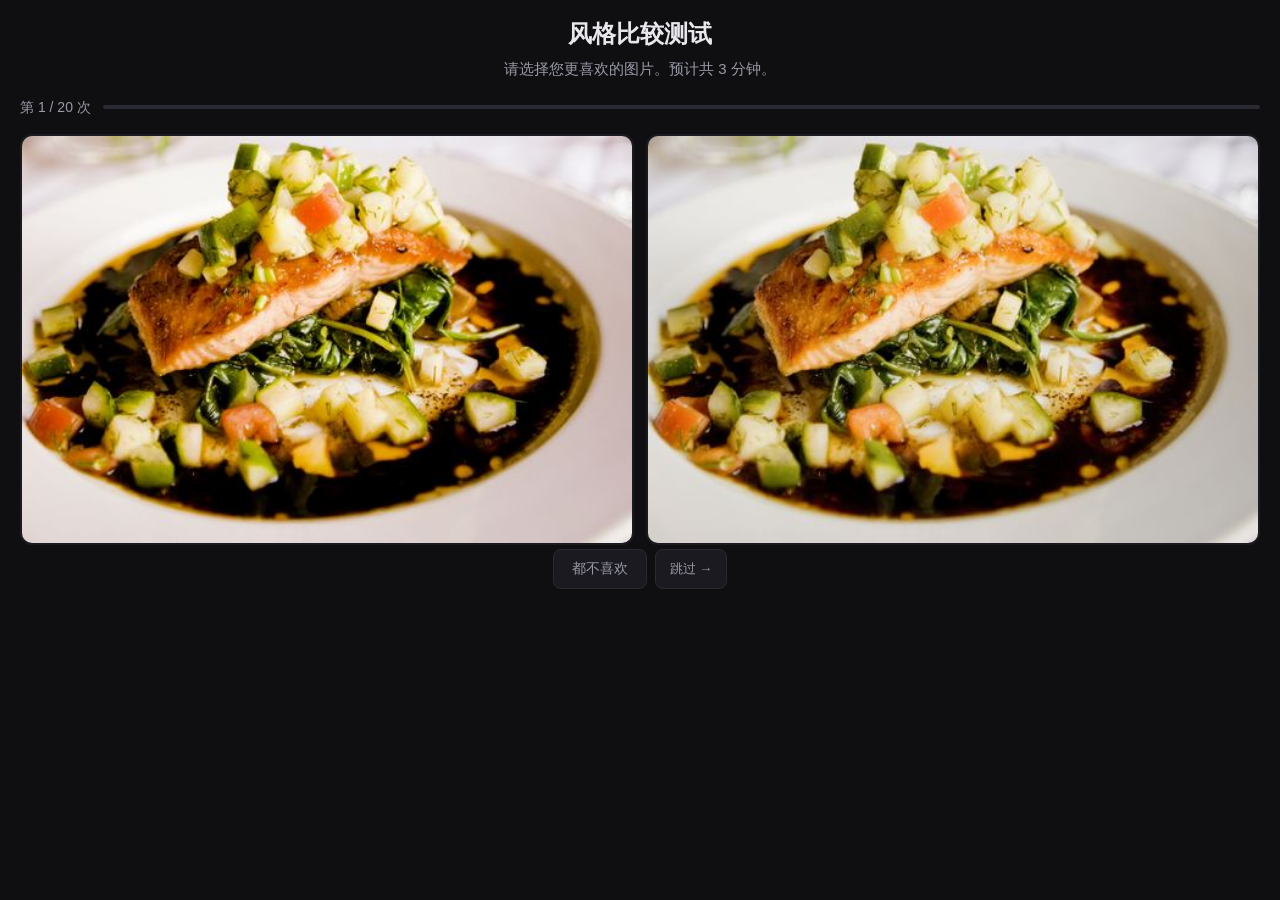
<file: index.html>
<!DOCTYPE html>
<html lang="zh-CN">
<head>
<meta charset="UTF-8">
<meta name="viewport" content="width=device-width, initial-scale=1, maximum-scale=1, user-scalable=no, viewport-fit=cover">
<meta name="theme-color" content="#0f0f12">
<title>风格比较测试</title>
<link rel="stylesheet" href="css/styles.css">
<link rel="preload" as="image" href="renders/portrait/l01.jpg">
</head>
<body>
<div class="app">

  <!-- 顶部：标题与说明 -->
  <header class="header">
    <h1 id="hdr-title">风格比较测试</h1>
    <p id="hdr-subtitle">请选择您更喜欢的图片。预计共 3 分钟。</p>
  </header>

  <!-- 进度条 -->
  <div class="progress">
    <span class="progress-text">第 1 / 20 次</span>
    <div class="progress-bar"><div class="progress-bar-fill" style="width:5%"></div></div>
  </div>

  <!-- 对比视图 -->
  <main id="compare-view">
    <div class="compare">
      <button class="compare-side left" aria-label="选择左侧">
        <div class="placeholder">加载中…</div>
        <img alt="" loading="eager" decoding="async">
      </button>
      <button class="compare-side right" aria-label="选择右侧">
        <div class="placeholder">加载中…</div>
        <img alt="" loading="eager" decoding="async">
      </button>
    </div>
    <div class="compare-actions">
      <button class="btn btn-tie">都不喜欢</button>
      <button class="btn btn-skip">跳过 →</button>
    </div>
  </main>

  <!-- 致谢页 -->
  <div id="done-view" class="done" style="display:none">
    <h2>感谢你的参与 🎉</h2>
    <p>已完成 <span id="done-count">0</span> 次对比。你的判断已提交。</p>
    <div class="done-actions">
      <button class="btn btn-restart">再做一轮</button>
    </div>
  </div>

</div>

<!-- 脚本顺序：config → supabase → ranking → app -->
<script src="js/config.js"></script>
<script src="js/supabase.js"></script>
<script src="js/ranking.js"></script>
<script src="js/app.js"></script>

<script>
// 标题/副标题从 config 注入
document.getElementById('hdr-title').textContent = LRT_CONFIG.title;
document.getElementById('hdr-subtitle').textContent = LRT_CONFIG.subtitle;
document.querySelector('.progress-text').textContent = `第 1 / ${LRT_CONFIG.comparisonsPerVoter} 次`;
</script>
</body>
</html>
</file>
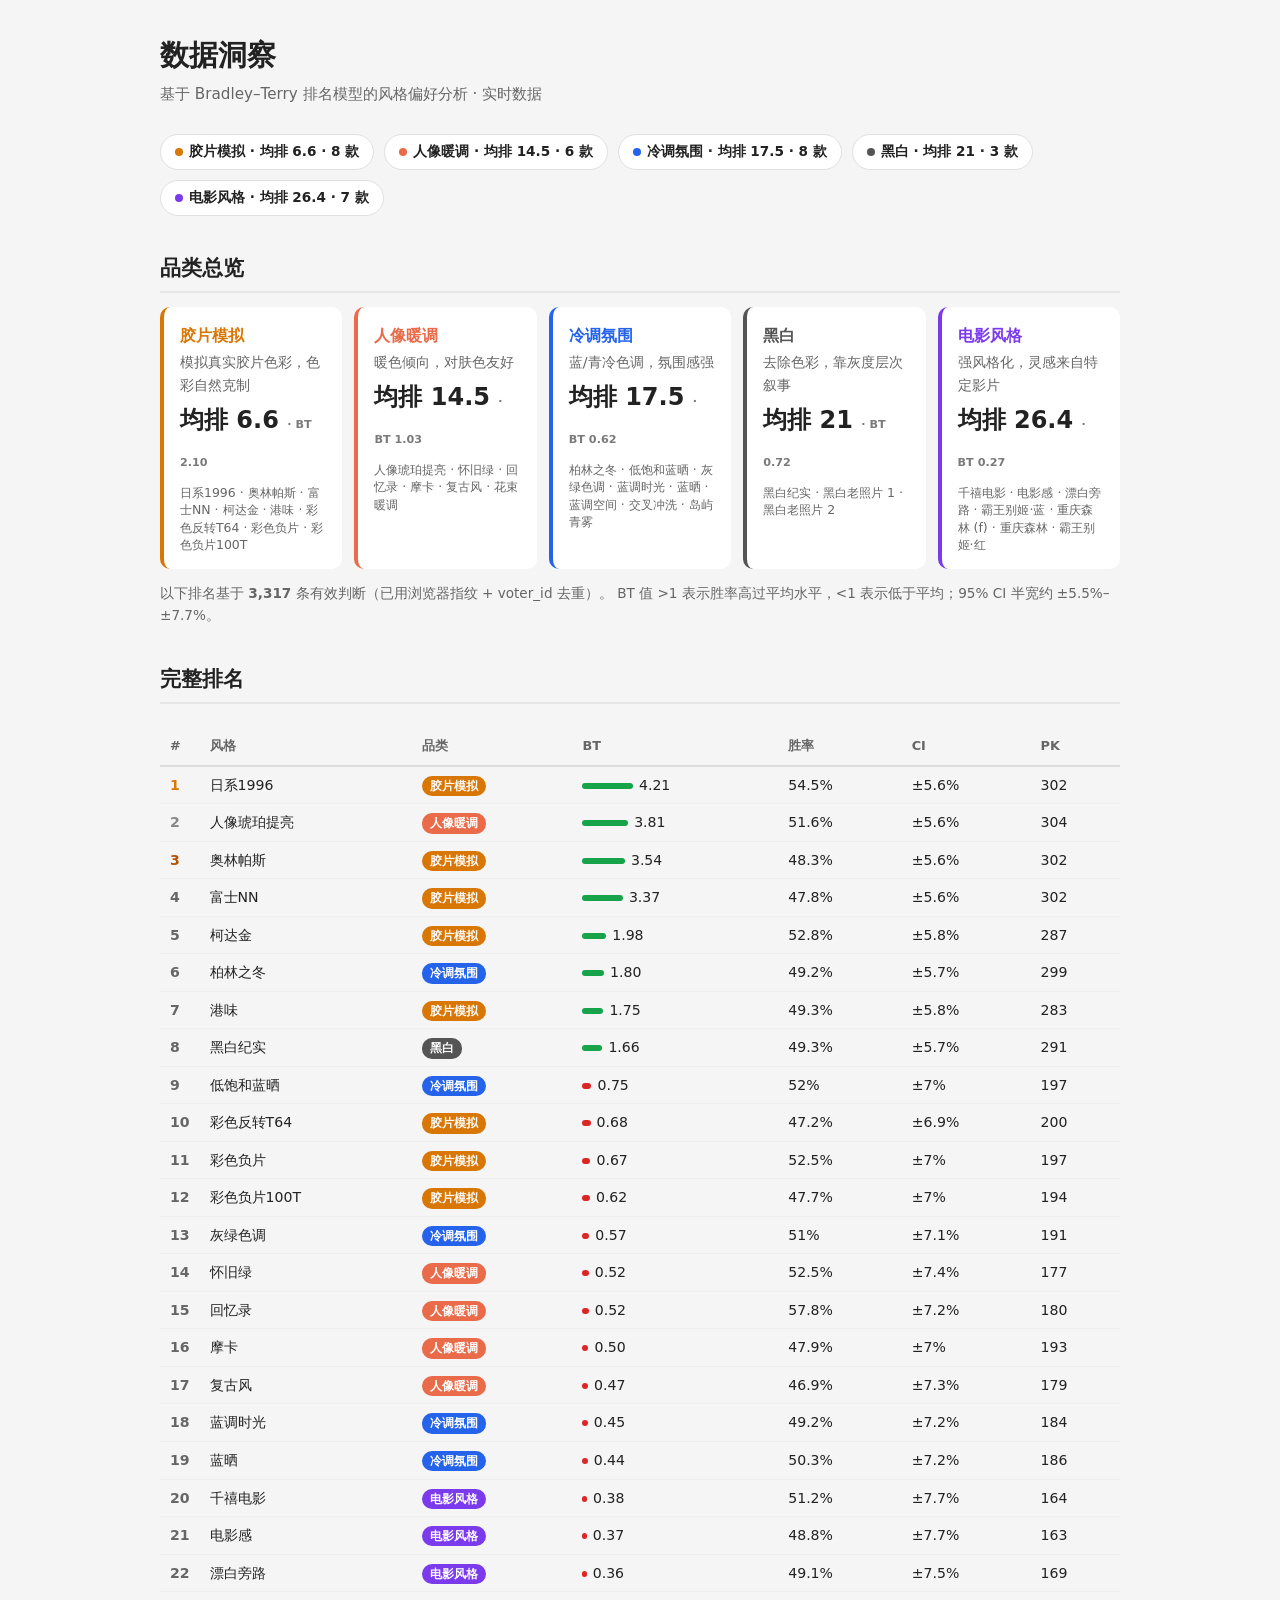
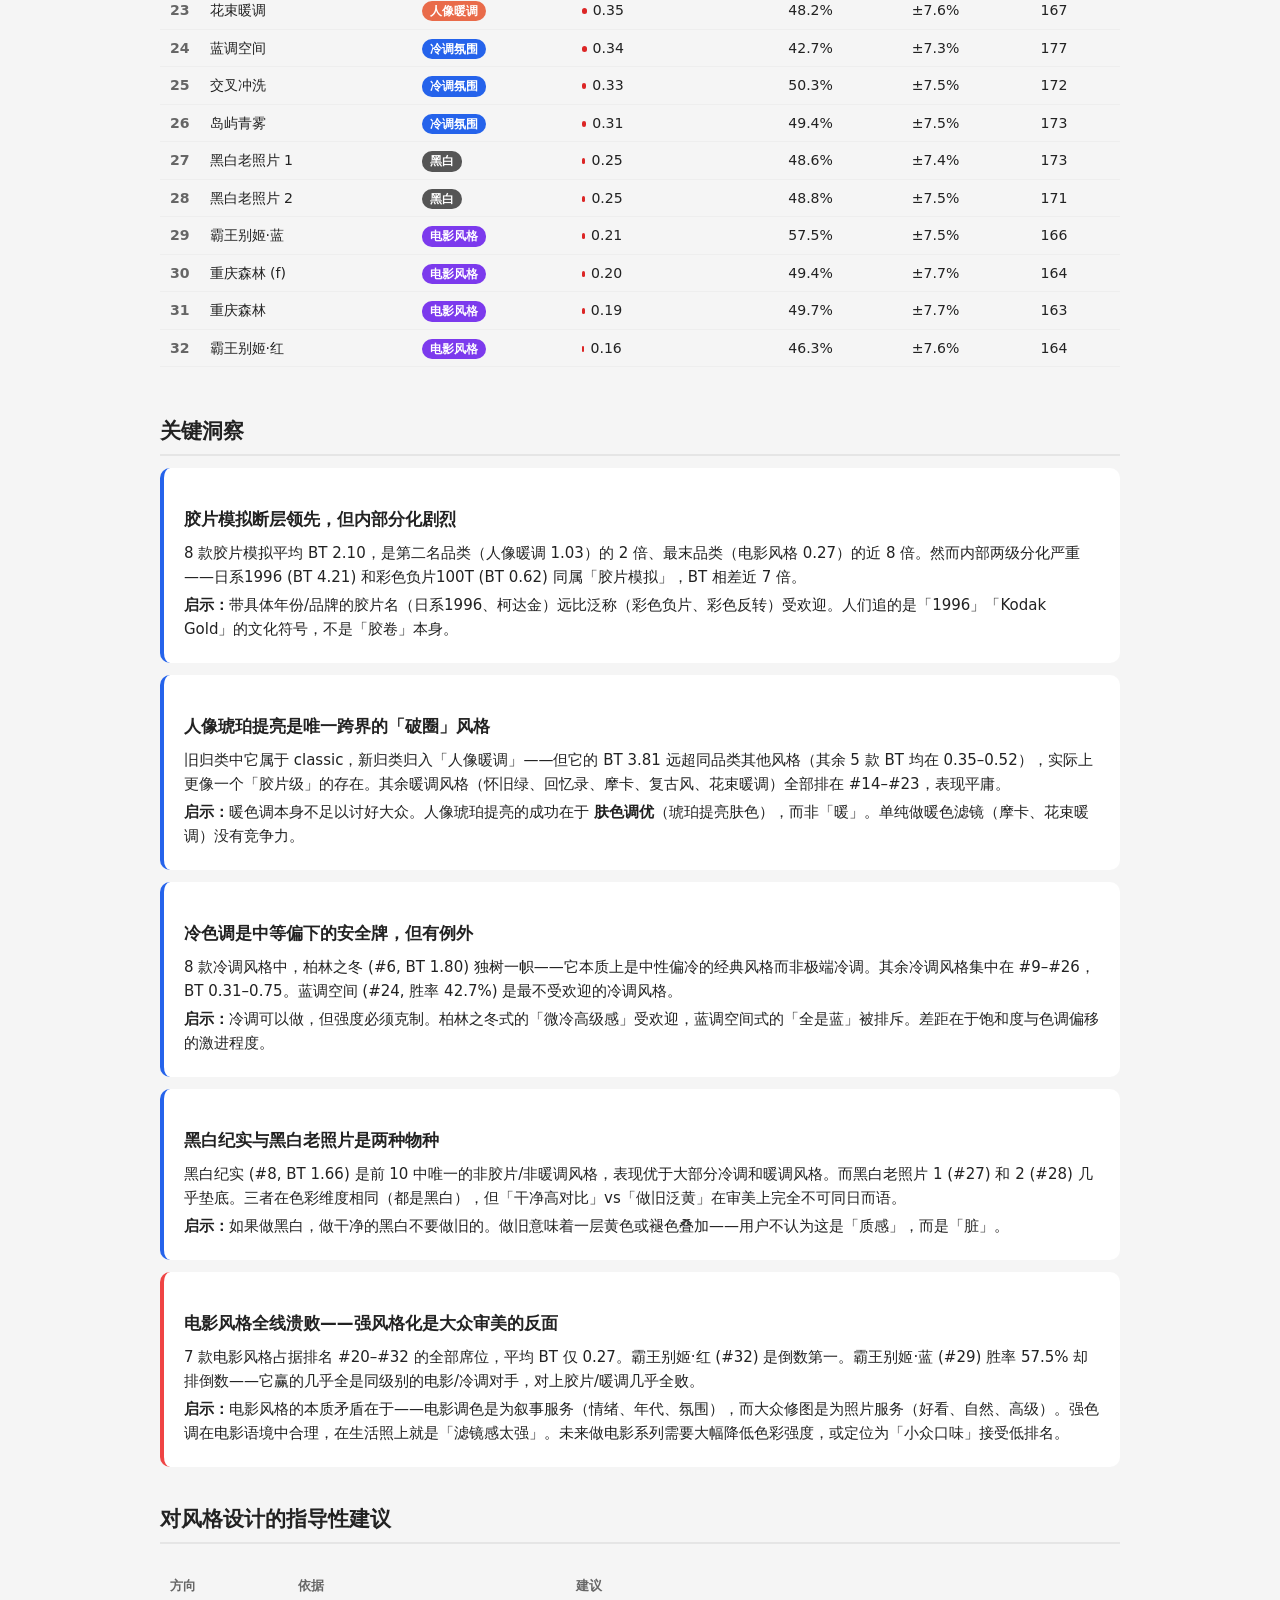
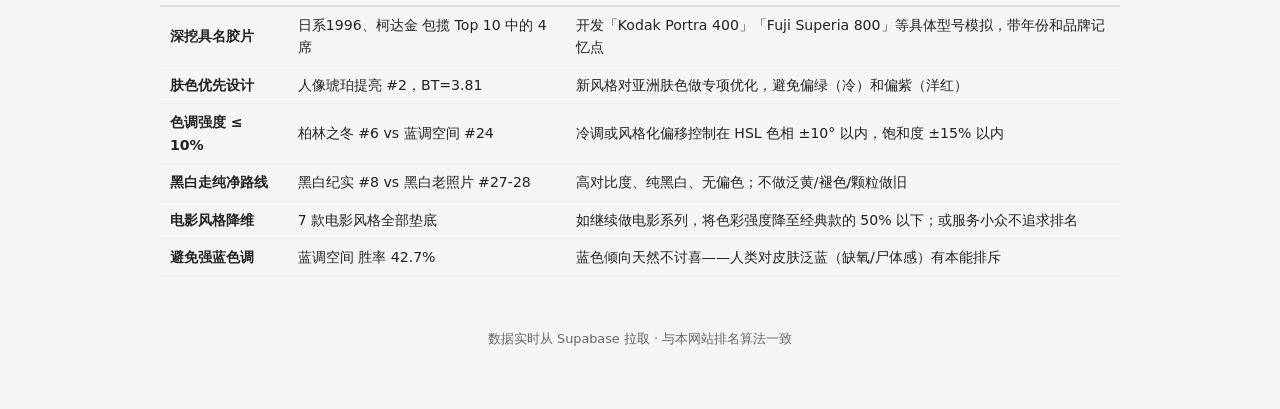
<file: insights.html>
<!DOCTYPE html>
<html lang="zh-CN">
<head>
<meta charset="UTF-8">
<meta name="viewport" content="width=device-width, initial-scale=1.0, user-scalable=yes">
<title>数据洞察</title>
<style>
  :root {
    --bg: #f5f5f5;
    --card: #fff;
    --text: #222;
    --muted: #666;
    --accent: #2563eb;
    --film: #d97706;
    --warm: #e96b4a;
    --cool: #2563eb;
    --bw: #555;
    --cine: #7c3aed;
  }
  @media (prefers-color-scheme: dark) {
    :root { --bg:#111; --card:#1a1a1a; --text:#eee; --muted:#999; --accent:#60a5fa; }
  }
  * { box-sizing: border-box; margin: 0; padding: 0; }
  body { font: 15px/1.6 system-ui, -apple-system, sans-serif; background: var(--bg); color: var(--text); }
  a { color: var(--accent); text-decoration: none; }
  .wrap { max-width: 1000px; margin: 0 auto; padding: 32px 20px 60px; }

  h1 { font-size: 1.8rem; margin-bottom: 4px; }
  .subtitle { color: var(--muted); margin-bottom: 28px; font-size: .95rem; }

  /* Badge strip */
  .badges { display: flex; flex-wrap: wrap; gap: 10px; margin-bottom: 24px; }
  .badge {
    display: inline-flex; align-items: center; gap: 6px;
    padding: 6px 14px; border-radius: 20px; font-size: .85rem; font-weight: 600;
    background: var(--card); border: 1px solid #e0e0e0;
  }
  .badge .dot { width: 8px; height: 8px; border-radius: 50%; }

  /* Section */
  h2 { font-size: 1.3rem; margin: 36px 0 12px; padding-bottom: 6px; border-bottom: 2px solid #e5e5e5; }
  @media (prefers-color-scheme: dark) { h2 { border-color: #333; } }
  h3 { font-size: 1.05rem; margin: 20px 0 8px; }

  /* Category cards */
  .cat-grid { display: grid; grid-template-columns: repeat(auto-fit, minmax(180px,1fr)); gap: 12px; margin: 14px 0; }
  .cat-card {
    background: var(--card); border-radius: 10px; padding: 16px; border-left: 4px solid;
  }
  .cat-card .cat-name { font-size: 1rem; font-weight: 700; margin-bottom: 2px; }
  .cat-card .cat-val { font-size: .9rem; color: var(--muted); }
  .cat-card .cat-rank { font-size: 1.5rem; font-weight: 800; margin: 4px 0 0; }
  .cat-card .cat-list { font-size: .78rem; color: var(--muted); margin-top: 6px; line-height: 1.4; }

  /* Table */
  .tbl { width: 100%; border-collapse: collapse; font-size: .88rem; margin: 12px 0; }
  .tbl th { text-align: left; padding: 8px 10px; border-bottom: 2px solid #ddd; color: var(--muted); font-weight: 600; font-size: .8rem; }
  .tbl td { padding: 7px 10px; border-bottom: 1px solid #eee; }
  .tbl tr:hover td { background: rgba(0,0,0,.03); }
  @media (prefers-color-scheme: dark) { .tbl th { border-color: #333; } .tbl td { border-color: #222; } }

  .rank-num { font-weight: 800; color: var(--muted); width: 32px; }
  .rank-1 { color: #d97706; }
  .rank-2 { color: #888; }
  .rank-3 { color: #b45309; }

  .bt-bar { display: inline-block; height: 6px; border-radius: 3px; vertical-align: middle; margin-right: 6px; }

  .tag {
    display: inline-block; padding: 1px 8px; border-radius: 10px; font-size: .72rem;
    font-weight: 600; color: #fff; white-space: nowrap;
  }

  .insight-box {
    background: var(--card); border-radius: 10px; padding: 18px 20px; margin: 12px 0;
    border-left: 4px solid var(--accent);
  }
  .insight-box p { margin: 4px 0; }

  .warn { border-left-color: #ef4444; }

  @media (max-width: 640px) {
    .wrap { padding: 16px 14px 40px; }
    h1 { font-size: 1.35rem; }
    h2 { font-size: 1.1rem; margin-top: 28px; }
    h3 { font-size: .95rem; }
    .subtitle { font-size: .85rem; margin-bottom: 20px; }
    .badges { gap: 6px; }
    .badge { font-size: .78rem; padding: 4px 10px; }
    .cat-grid { grid-template-columns: repeat(auto-fit, minmax(150px, 1fr)); gap: 8px; }
    .cat-card { padding: 12px 14px; }
    .cat-card .cat-name { font-size: .9rem; }
    .cat-card .cat-rank { font-size: 1.25rem; }
    .tbl { font-size: .78rem; }
    .tbl th, .tbl td { padding: 5px 6px; }
    .hide-sm { display: none; }
    .insight-box { padding: 14px 16px; }
    p { font-size: .9rem; }
  }
</style>
</head>
<body>
<div class="wrap">

<h1>数据洞察</h1>
<p class="subtitle">基于 Bradley–Terry 排名模型的风格偏好分析 · 实时数据</p>

<div class="badges" id="badges"></div>

<!-- 品类总览 -->
<h2>品类总览</h2>
<div class="cat-grid" id="catGrid"></div>

<p style="margin-top:10px;color:var(--muted);font-size:.85rem;">
  以下排名基于 <strong><span id="totalN"></span></strong> 条有效判断（已用浏览器指纹 + voter_id 去重）。
  BT 值 >1 表示胜率高过平均水平，<1 表示低于平均；95% CI 半宽约 ±5.5%–±7.7%。
</p>

<!-- 完整排名 -->
<h2>完整排名</h2>
<div style="overflow-x:auto;">
<table class="tbl">
  <thead>
    <tr><th>#</th><th>风格</th><th>品类</th><th>BT</th><th>胜率</th><th class="hide-sm">CI</th><th class="hide-sm">PK</th></tr>
  </thead>
  <tbody id="rankBody"></tbody>
</table>
</div>

<!-- 洞察 -->
<h2>关键洞察</h2>

<div class="insight-box">
  <h3>胶片模拟断层领先，但内部分化剧烈</h3>
  <p>8 款胶片模拟平均 BT 2.10，是第二名品类（人像暖调 1.03）的 2 倍、最末品类（电影风格 0.27）的近 8 倍。然而内部两级分化严重——日系1996 (BT 4.21) 和彩色负片100T (BT 0.62) 同属「胶片模拟」，BT 相差近 7 倍。</p>
  <p><strong>启示：</strong>带具体年份/品牌的胶片名（日系1996、柯达金）远比泛称（彩色负片、彩色反转）受欢迎。人们追的是「1996」「Kodak Gold」的文化符号，不是「胶卷」本身。</p>
</div>

<div class="insight-box">
  <h3>人像琥珀提亮是唯一跨界的「破圈」风格</h3>
  <p>旧归类中它属于 classic，新归类归入「人像暖调」——但它的 BT 3.81 远超同品类其他风格（其余 5 款 BT 均在 0.35–0.52），实际上更像一个「胶片级」的存在。其余暖调风格（怀旧绿、回忆录、摩卡、复古风、花束暖调）全部排在 #14–#23，表现平庸。</p>
  <p><strong>启示：</strong>暖色调本身不足以讨好大众。人像琥珀提亮的成功在于 <strong>肤色调优</strong>（琥珀提亮肤色），而非「暖」。单纯做暖色滤镜（摩卡、花束暖调）没有竞争力。</p>
</div>

<div class="insight-box">
  <h3>冷色调是中等偏下的安全牌，但有例外</h3>
  <p>8 款冷调风格中，柏林之冬 (#6, BT 1.80) 独树一帜——它本质上是中性偏冷的经典风格而非极端冷调。其余冷调风格集中在 #9–#26，BT 0.31–0.75。蓝调空间 (#24, 胜率 42.7%) 是最不受欢迎的冷调风格。</p>
  <p><strong>启示：</strong>冷调可以做，但强度必须克制。柏林之冬式的「微冷高级感」受欢迎，蓝调空间式的「全是蓝」被排斥。差距在于饱和度与色调偏移的激进程度。</p>
</div>

<div class="insight-box">
  <h3>黑白纪实与黑白老照片是两种物种</h3>
  <p>黑白纪实 (#8, BT 1.66) 是前 10 中唯一的非胶片/非暖调风格，表现优于大部分冷调和暖调风格。而黑白老照片 1 (#27) 和 2 (#28) 几乎垫底。三者在色彩维度相同（都是黑白），但「干净高对比」vs「做旧泛黄」在审美上完全不可同日而语。</p>
  <p><strong>启示：</strong>如果做黑白，做干净的黑白不要做旧的。做旧意味着一层黄色或褪色叠加——用户不认为这是「质感」，而是「脏」。</p>
</div>

<div class="insight-box warn">
  <h3>电影风格全线溃败——强风格化是大众审美的反面</h3>
  <p>7 款电影风格占据排名 #20–#32 的全部席位，平均 BT 仅 0.27。霸王别姬·红 (#32) 是倒数第一。霸王别姬·蓝 (#29) 胜率 57.5% 却排倒数——它赢的几乎全是同级别的电影/冷调对手，对上胶片/暖调几乎全败。</p>
  <p><strong>启示：</strong>电影风格的本质矛盾在于——电影调色是为叙事服务（情绪、年代、氛围），而大众修图是为照片服务（好看、自然、高级）。强色调在电影语境中合理，在生活照上就是「滤镜感太强」。未来做电影系列需要大幅降低色彩强度，或定位为「小众口味」接受低排名。</p>
</div>

<!-- 设计指南 -->
<h2>对风格设计的指导性建议</h2>
<div style="overflow-x:auto;">
<table class="tbl">
  <thead><tr><th>方向</th><th>依据</th><th>建议</th></tr></thead>
  <tbody>
    <tr><td><strong>深挖具名胶片</strong></td><td>日系1996、柯达金 包揽 Top 10 中的 4 席</td><td>开发「Kodak Portra 400」「Fuji Superia 800」等具体型号模拟，带年份和品牌记忆点</td></tr>
    <tr><td><strong>肤色优先设计</strong></td><td>人像琥珀提亮 #2，BT=3.81</td><td>新风格对亚洲肤色做专项优化，避免偏绿（冷）和偏紫（洋红）</td></tr>
    <tr><td><strong>色调强度 ≤ 10%</strong></td><td>柏林之冬 #6 vs 蓝调空间 #24</td><td>冷调或风格化偏移控制在 HSL 色相 ±10° 以内，饱和度 ±15% 以内</td></tr>
    <tr><td><strong>黑白走纯净路线</strong></td><td>黑白纪实 #8 vs 黑白老照片 #27-28</td><td>高对比度、纯黑白、无偏色；不做泛黄/褪色/颗粒做旧</td></tr>
    <tr><td><strong>电影风格降维</strong></td><td>7 款电影风格全部垫底</td><td>如继续做电影系列，将色彩强度降至经典款的 50% 以下；或服务小众不追求排名</td></tr>
    <tr><td><strong>避免强蓝色调</strong></td><td>蓝调空间 胜率 42.7%</td><td>蓝色倾向天然不讨喜——人类对皮肤泛蓝（缺氧/尸体感）有本能排斥</td></tr>
  </tbody>
</table>
</div>

<p style="text-align:center;color:var(--muted);font-size:.8rem;margin-top:40px;">
  数据实时从 Supabase 拉取 · 与本网站排名算法一致
</p>
</div>

<script>
// Embedded ranking data — generated by tools/_insights.py
const DATA = {"totalJudgments": 3317, "catOrder": ["胶片模拟", "人像暖调", "冷调氛围", "黑白", "电影风格"], "catDesc": {"胶片模拟": "模拟真实胶片色彩，色彩自然克制", "人像暖调": "暖色倾向，对肤色友好", "冷调氛围": "蓝/青冷色调，氛围感强", "黑白": "去除色彩，靠灰度层次叙事", "电影风格": "强风格化，灵感来自特定影片"}, "catData": {"胶片模拟": {"count": 8, "avgRank": 6.6, "avgBT": 2.1022, "avgWinrate": 50.0, "styles": ["日系1996", "奥林帕斯", "富士NN", "柯达金", "港味", "彩色反转T64", "彩色负片", "彩色负片100T"]}, "人像暖调": {"count": 6, "avgRank": 14.5, "avgBT": 1.0283, "avgWinrate": 50.8, "styles": ["人像琥珀提亮", "怀旧绿", "回忆录", "摩卡", "复古风", "花束暖调"]}, "冷调氛围": {"count": 8, "avgRank": 17.5, "avgBT": 0.6233, "avgWinrate": 49.3, "styles": ["柏林之冬", "低饱和蓝晒", "灰绿色调", "蓝调时光", "蓝晒", "蓝调空间", "交叉冲洗", "岛屿青雾"]}, "黑白": {"count": 3, "avgRank": 21.0, "avgBT": 0.7202, "avgWinrate": 48.9, "styles": ["黑白纪实", "黑白老照片 1", "黑白老照片 2"]}, "电影风格": {"count": 7, "avgRank": 26.4, "avgBT": 0.2665, "avgWinrate": 50.3, "styles": ["千禧电影", "电影感", "漂白旁路", "霸王别姬·蓝", "重庆森林 (f)", "重庆森林", "霸王别姬·红"]}}, "ranking": [{"rank": 1, "id": "l04", "name": "日系1996", "category": "胶片模拟", "bt": 4.2112, "winrate": 54.5, "ci": 5.6, "n": 302, "wins": 154, "losses": 127, "ties": 21}, {"rank": 2, "id": "l01", "name": "人像琥珀提亮", "category": "人像暖调", "bt": 3.808, "winrate": 51.6, "ci": 5.6, "n": 304, "wins": 147, "losses": 137, "ties": 20}, {"rank": 3, "id": "l02", "name": "奥林帕斯", "category": "胶片模拟", "bt": 3.5411, "winrate": 48.3, "ci": 5.6, "n": 302, "wins": 138, "losses": 148, "ties": 16}, {"rank": 4, "id": "l03", "name": "富士NN", "category": "胶片模拟", "bt": 3.3706, "winrate": 47.8, "ci": 5.6, "n": 302, "wins": 133, "losses": 146, "ties": 23}, {"rank": 5, "id": "l06", "name": "柯达金", "category": "胶片模拟", "bt": 1.9811, "winrate": 52.8, "ci": 5.8, "n": 287, "wins": 136, "losses": 120, "ties": 31}, {"rank": 6, "id": "l05", "name": "柏林之冬", "category": "冷调氛围", "bt": 1.8022, "winrate": 49.2, "ci": 5.7, "n": 299, "wins": 135, "losses": 140, "ties": 24}, {"rank": 7, "id": "l07", "name": "港味", "category": "胶片模拟", "bt": 1.7472, "winrate": 49.3, "ci": 5.8, "n": 283, "wins": 128, "losses": 132, "ties": 23}, {"rank": 8, "id": "l08", "name": "黑白纪实", "category": "黑白", "bt": 1.6628, "winrate": 49.3, "ci": 5.7, "n": 291, "wins": 126, "losses": 130, "ties": 35}, {"rank": 9, "id": "l09", "name": "低饱和蓝晒", "category": "冷调氛围", "bt": 0.75, "winrate": 52.0, "ci": 7.0, "n": 197, "wins": 89, "losses": 81, "ties": 27}, {"rank": 10, "id": "l10", "name": "彩色反转T64", "category": "胶片模拟", "bt": 0.6775, "winrate": 47.2, "ci": 6.9, "n": 200, "wins": 84, "losses": 95, "ties": 21}, {"rank": 11, "id": "l12", "name": "彩色负片", "category": "胶片模拟", "bt": 0.6698, "winrate": 52.5, "ci": 7.0, "n": 197, "wins": 89, "losses": 79, "ties": 29}, {"rank": 12, "id": "l11", "name": "彩色负片100T", "category": "胶片模拟", "bt": 0.6192, "winrate": 47.7, "ci": 7.0, "n": 194, "wins": 81, "losses": 90, "ties": 23}, {"rank": 13, "id": "l14", "name": "灰绿色调", "category": "冷调氛围", "bt": 0.5721, "winrate": 51.0, "ci": 7.1, "n": 191, "wins": 89, "losses": 85, "ties": 17}, {"rank": 14, "id": "l20", "name": "怀旧绿", "category": "人像暖调", "bt": 0.5238, "winrate": 52.5, "ci": 7.4, "n": 177, "wins": 84, "losses": 75, "ties": 18}, {"rank": 15, "id": "l18", "name": "回忆录", "category": "人像暖调", "bt": 0.5222, "winrate": 57.8, "ci": 7.2, "n": 180, "wins": 92, "losses": 64, "ties": 24}, {"rank": 16, "id": "l13", "name": "摩卡", "category": "人像暖调", "bt": 0.4984, "winrate": 47.9, "ci": 7.0, "n": 193, "wins": 80, "losses": 88, "ties": 25}, {"rank": 17, "id": "l19", "name": "复古风", "category": "人像暖调", "bt": 0.467, "winrate": 46.9, "ci": 7.3, "n": 179, "wins": 77, "losses": 88, "ties": 14}, {"rank": 18, "id": "l16", "name": "蓝调时光", "category": "冷调氛围", "bt": 0.4494, "winrate": 49.2, "ci": 7.2, "n": 184, "wins": 81, "losses": 84, "ties": 19}, {"rank": 19, "id": "l15", "name": "蓝晒", "category": "冷调氛围", "bt": 0.4373, "winrate": 50.3, "ci": 7.2, "n": 186, "wins": 81, "losses": 80, "ties": 25}, {"rank": 20, "id": "l27", "name": "千禧电影", "category": "电影风格", "bt": 0.3806, "winrate": 51.2, "ci": 7.7, "n": 164, "wins": 75, "losses": 71, "ties": 18}, {"rank": 21, "id": "l28", "name": "电影感", "category": "电影风格", "bt": 0.3662, "winrate": 48.8, "ci": 7.7, "n": 163, "wins": 72, "losses": 76, "ties": 15}, {"rank": 22, "id": "l25", "name": "漂白旁路", "category": "电影风格", "bt": 0.3563, "winrate": 49.1, "ci": 7.5, "n": 169, "wins": 74, "losses": 77, "ties": 18}, {"rank": 23, "id": "l26", "name": "花束暖调", "category": "人像暖调", "bt": 0.3505, "winrate": 48.2, "ci": 7.6, "n": 167, "wins": 73, "losses": 79, "ties": 15}, {"rank": 24, "id": "l17", "name": "蓝调空间", "category": "冷调氛围", "bt": 0.3389, "winrate": 42.7, "ci": 7.3, "n": 177, "wins": 63, "losses": 89, "ties": 25}, {"rank": 25, "id": "l23", "name": "交叉冲洗", "category": "冷调氛围", "bt": 0.3265, "winrate": 50.3, "ci": 7.5, "n": 172, "wins": 77, "losses": 76, "ties": 19}, {"rank": 26, "id": "l24", "name": "岛屿青雾", "category": "冷调氛围", "bt": 0.3099, "winrate": 49.4, "ci": 7.5, "n": 173, "wins": 75, "losses": 77, "ties": 21}, {"rank": 27, "id": "l21", "name": "黑白老照片 1", "category": "黑白", "bt": 0.2523, "winrate": 48.6, "ci": 7.4, "n": 173, "wins": 73, "losses": 78, "ties": 22}, {"rank": 28, "id": "l22", "name": "黑白老照片 2", "category": "黑白", "bt": 0.2456, "winrate": 48.8, "ci": 7.5, "n": 171, "wins": 71, "losses": 75, "ties": 25}, {"rank": 29, "id": "l32", "name": "霸王别姬·蓝", "category": "电影风格", "bt": 0.2115, "winrate": 57.5, "ci": 7.5, "n": 166, "wins": 78, "losses": 53, "ties": 35}, {"rank": 30, "id": "l30", "name": "重庆森林 (f)", "category": "电影风格", "bt": 0.2027, "winrate": 49.4, "ci": 7.7, "n": 164, "wins": 70, "losses": 72, "ties": 22}, {"rank": 31, "id": "l29", "name": "重庆森林", "category": "电影风格", "bt": 0.1923, "winrate": 49.7, "ci": 7.7, "n": 163, "wins": 68, "losses": 69, "ties": 26}, {"rank": 32, "id": "l31", "name": "霸王别姬·红", "category": "电影风格", "bt": 0.1559, "winrate": 46.3, "ci": 7.6, "n": 164, "wins": 58, "losses": 70, "ties": 36}]};

(function() {
  const catColors = { '胶片模拟':'#d97706','人像暖调':'#e96b4a','冷调氛围':'#2563eb','黑白':'#555','电影风格':'#7c3aed' };

  // Badges
  const badges = document.getElementById('badges');
  let html = '';
  const catOrder = DATA.catOrder;
  for (const ct of catOrder) {
    const d = DATA.catData[ct];
    html += `<span class="badge"><span class="dot" style="background:${catColors[ct]}"></span>${ct} · 均排 ${d.avgRank} · ${d.count} 款</span>`;
  }
  badges.innerHTML = html;

  // Category cards
  const grid = document.getElementById('catGrid');
  let cards = '';
  for (const ct of catOrder) {
    const d = DATA.catData[ct];
    const btFmt = d.avgBT >= 5 ? d.avgBT.toFixed(1) : d.avgBT.toFixed(2);
    cards += `<div class="cat-card" style="border-left-color:${catColors[ct]}">
      <div class="cat-name" style="color:${catColors[ct]}">${ct}</div>
      <div class="cat-val">${DATA.catDesc[ct]}</div>
      <div class="cat-rank">均排 ${d.avgRank} <span style="font-size:.7rem;opacity:.6">· BT ${btFmt}</span></div>
      <div class="cat-list">${d.styles.join(' · ')}</div>
    </div>`;
  }
  grid.innerHTML = cards;

  // Total
  document.getElementById('totalN').textContent = DATA.totalJudgments.toLocaleString();

  // Ranking table
  const body = document.getElementById('rankBody');
  let rows = '';
  for (const r of DATA.ranking) {
    const rc = r.rank === 1 ? ' rank-1' : r.rank === 2 ? ' rank-2' : r.rank === 3 ? ' rank-3' : '';
    const barW = Math.max(r.bt * 12, 2);
    rows += `<tr>
      <td class="rank-num${rc}">${r.rank}</td>
      <td>${r.name}</td>
      <td><span class="tag" style="background:${catColors[r.category]}">${r.category}</span></td>
      <td><span class="bt-bar" style="width:${barW}px;background:${r.bt>1?'#16a34a':'#dc2626'}"></span>${r.bt.toFixed(2)}</td>
      <td>${r.winrate}%</td>
      <td class="hide-sm">±${r.ci}%</td>
      <td class="hide-sm">${r.n}</td>
    </tr>`;
  }
  body.innerHTML = rows;
})();
</script>
</body>
</html>
</file>
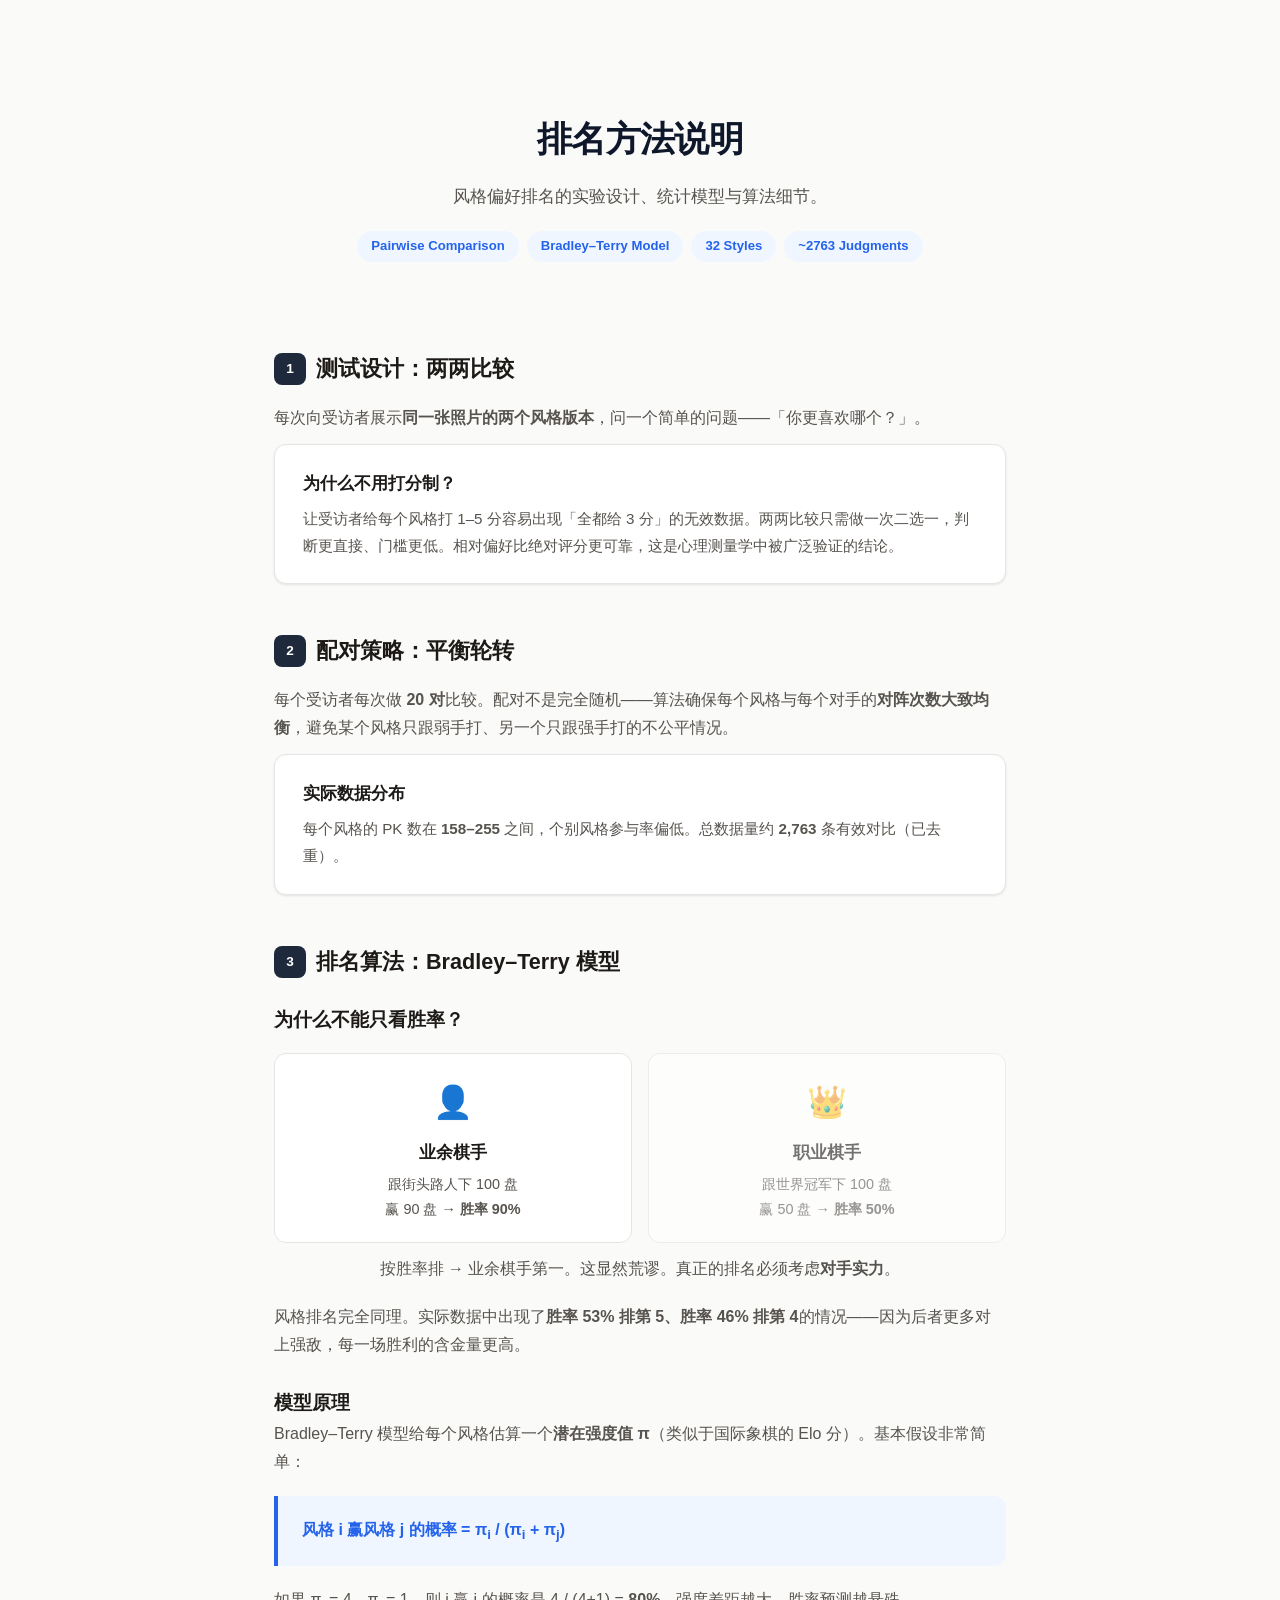
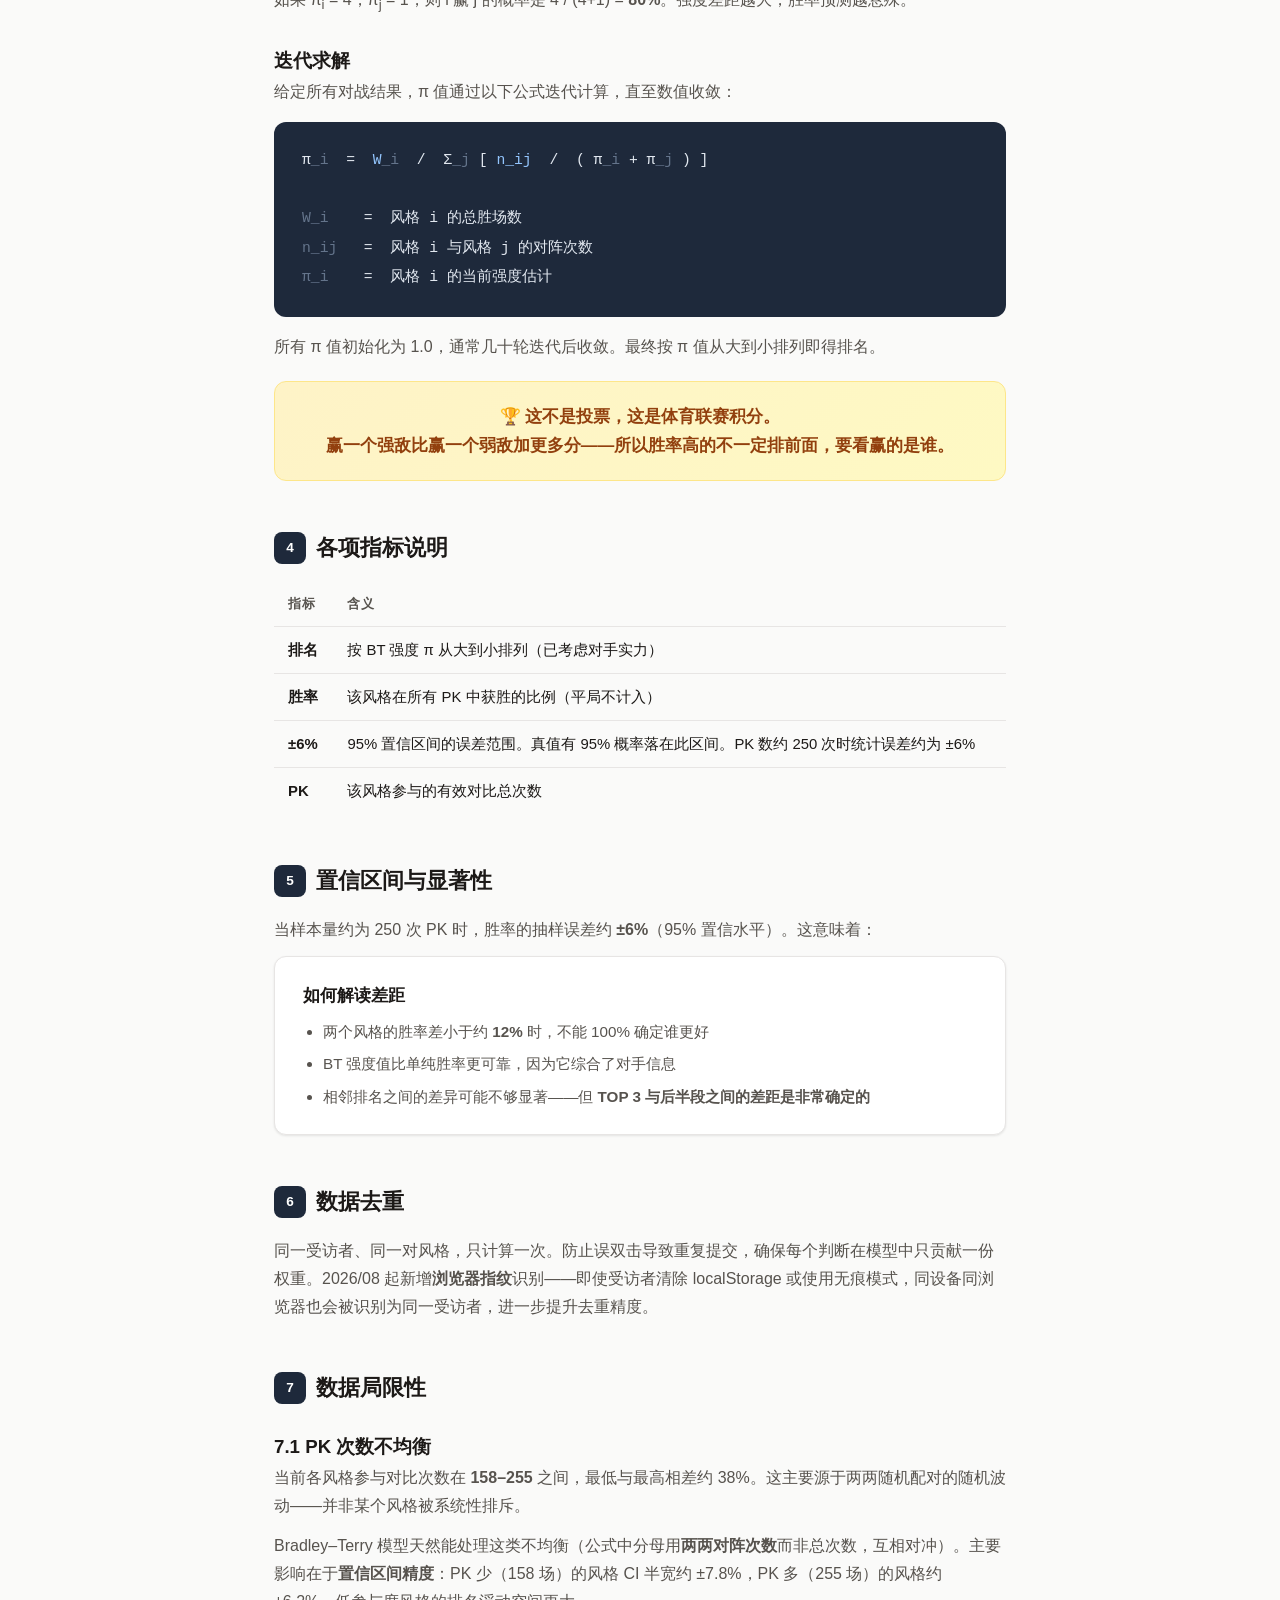
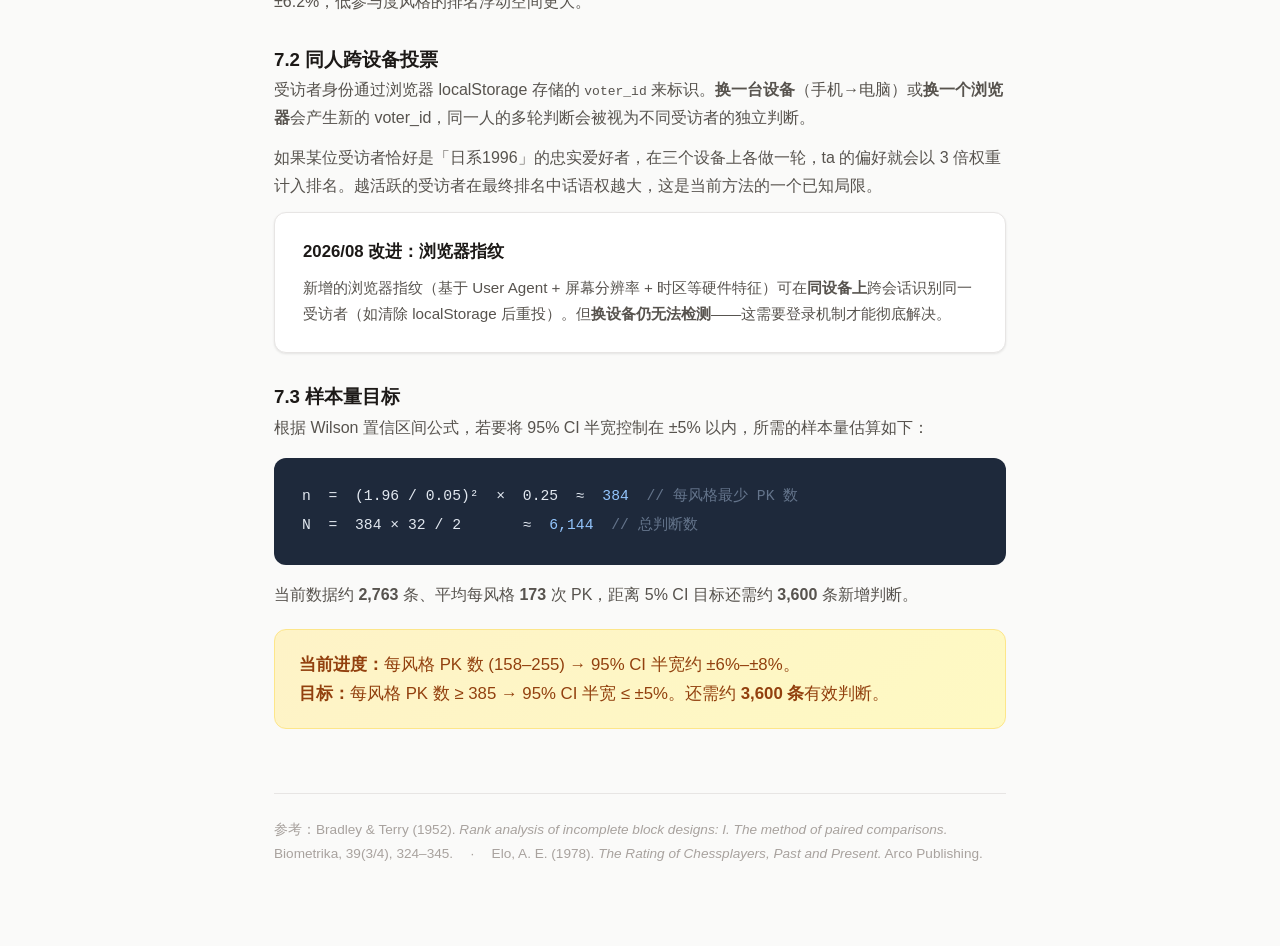
<file: method.html>
<!DOCTYPE html>
<html lang="zh-CN">
<head>
<meta charset="UTF-8">
<meta name="viewport" content="width=device-width, initial-scale=1.0">
<title>风格排名方法说明</title>
<style>
  :root {
    --bg: #fafaf9;
    --card: #ffffff;
    --text: #1c1917;
    --text-muted: #57534e;
    --accent: #2563eb;
    --accent-light: #eff6ff;
    --border: #e7e5e4;
    --radius: 12px;
    --shadow: 0 1px 3px rgba(0,0,0,.06), 0 1px 2px rgba(0,0,0,.04);
  }
  *, *::before, *::after { box-sizing: border-box; margin: 0; padding: 0; }
  body {
    font-family: -apple-system, BlinkMacSystemFont, "Segoe UI", Roboto, "Noto Sans SC", "PingFang SC", "Microsoft YaHei", sans-serif;
    background: var(--bg);
    color: var(--text);
    line-height: 1.75;
    -webkit-font-smoothing: antialiased;
  }
  .container { max-width: 780px; margin: 0 auto; padding: 60px 24px 80px; }

  /* Hero */
  .hero {
    text-align: center;
    padding: 48px 0 40px;
  }
  .hero h1 {
    font-size: 2.2rem;
    font-weight: 700;
    letter-spacing: -.02em;
    color: #0f172a;
    margin-bottom: 12px;
  }
  .hero p {
    font-size: 1.05rem;
    color: var(--text-muted);
    max-width: 540px;
    margin: 0 auto;
  }
  .hero .badge-row {
    display: flex; gap: 8px; justify-content: center; flex-wrap: wrap;
    margin-top: 20px;
  }
  .badge {
    background: var(--accent-light);
    color: var(--accent);
    font-size: .82rem;
    font-weight: 600;
    padding: 4px 14px;
    border-radius: 999px;
  }

  /* Section */
  section { margin-top: 48px; }
  section h2 {
    font-size: 1.35rem;
    font-weight: 700;
    margin-bottom: 16px;
    display: flex; align-items: center; gap: 10px;
  }
  section h2 .num {
    display: inline-flex; align-items: center; justify-content: center;
    width: 32px; height: 32px;
    background: #1e293b;
    color: #fff;
    border-radius: 8px;
    font-size: .85rem;
    font-weight: 700;
    flex-shrink: 0;
  }
  section p { color: var(--text-muted); margin-bottom: 12px; }

  /* Card */
  .card {
    background: var(--card);
    border: 1px solid var(--border);
    border-radius: var(--radius);
    padding: 24px 28px;
    box-shadow: var(--shadow);
    margin-bottom: 16px;
  }
  .card h3 { font-size: 1.05rem; font-weight: 650; margin-bottom: 8px; }
  .card p { color: var(--text-muted); font-size: .95rem; margin-bottom: 0; }

  /* Callout */
  .callout {
    border-left: 4px solid var(--accent);
    background: var(--accent-light);
    border-radius: 0 var(--radius) var(--radius) 0;
    padding: 20px 24px;
    margin: 20px 0;
  }
  .callout strong { color: var(--accent); }

  /* Chess analogy */
  .analogy {
    display: grid; grid-template-columns: 1fr 1fr; gap: 16px;
    margin: 16px 0;
  }
  @media (max-width: 600px) { .analogy { grid-template-columns: 1fr; } }
  .analogy .player {
    background: var(--card);
    border: 1px solid var(--border);
    border-radius: var(--radius);
    padding: 20px;
    text-align: center;
  }
  .analogy .player .icon { font-size: 2rem; margin-bottom: 8px; }
  .analogy .player .name { font-weight: 700; font-size: 1.05rem; }
  .analogy .player .stat { font-size: .9rem; color: var(--text-muted); margin-top: 4px; }
  .analogy .loser { opacity: .6; }

  /* Formula */
  .formula-box {
    background: #1e293b;
    color: #e2e8f0;
    border-radius: var(--radius);
    padding: 24px 28px;
    font-family: "SF Mono", "Fira Code", "Consolas", monospace;
    font-size: .92rem;
    line-height: 2;
    overflow-x: auto;
    margin: 16px 0;
    white-space: pre;
  }
  .formula-box .hl { color: #93c5fd; }
  .formula-box .cmt { color: #64748b; }

  /* Table */
  .table-wrap {
    overflow-x: auto;
    margin: 16px 0;
  }
  table {
    width: 100%;
    border-collapse: collapse;
    font-size: .93rem;
  }
  table th, table td {
    padding: 10px 14px;
    text-align: left;
    border-bottom: 1px solid var(--border);
  }
  table th {
    font-weight: 650;
    color: var(--text-muted);
    font-size: .82rem;
    text-transform: uppercase;
    letter-spacing: .04em;
  }
  table tr:last-child td { border-bottom: none; }

  /* Highlight */
  .highlight {
    background: linear-gradient(135deg, #fef3c7, #fef9c3);
    border: 1px solid #fde68a;
    border-radius: var(--radius);
    padding: 20px 24px;
    margin: 20px 0;
    font-weight: 600;
    font-size: 1.05rem;
    text-align: center;
    color: #92400e;
  }

  /* Footer */
  footer {
    margin-top: 64px;
    padding-top: 24px;
    border-top: 1px solid var(--border);
    font-size: .85rem;
    color: #a8a29e;
  }
  footer a { color: var(--text-muted); }

  /* ---------- 移动端自适应 ---------- */
  @media (max-width: 640px) {
    .container { padding: 32px 16px 48px; }
    .hero { padding: 28px 0 24px; }
    .hero h1 { font-size: 1.5rem; }
    .hero p { font-size: .93rem; }
    section { margin-top: 36px; }
    section h2 { font-size: 1.15rem; }
    .card { padding: 16px 18px; }
    .card h3 { font-size: .95rem; }
    .card p, section p { font-size: .88rem; }
    .callout { padding: 14px 16px; font-size: .9rem; }
    .formula-box { padding: 16px 18px; font-size: .8rem; line-height: 1.7; }
    .highlight { padding: 14px 16px; font-size: .93rem; }
    table { font-size: .82rem; }
    table th, table td { padding: 7px 8px; }
    table th { font-size: .72rem; }
    footer { font-size: .78rem; margin-top: 40px; }
    .badge { font-size: .75rem; padding: 3px 10px; }
  }
</style>
</head>
<body>

<div class="container">

  <div class="hero">
    <h1>排名方法说明</h1>
    <p>风格偏好排名的实验设计、统计模型与算法细节。</p>
    <div class="badge-row">
      <span class="badge">Pairwise Comparison</span>
      <span class="badge">Bradley&ndash;Terry Model</span>
      <span class="badge">32 Styles</span>
      <span class="badge" id="judgment-badge">加载中…</span>
    </div>
  </div>

  <!-- 1 -->
  <section>
    <h2><span class="num">1</span> 测试设计：两两比较</h2>
    <p>每次向受访者展示<strong>同一张照片的两个风格版本</strong>，问一个简单的问题——「你更喜欢哪个？」。</p>

    <div class="card">
      <h3>为什么不用打分制？</h3>
      <p>让受访者给每个风格打 1–5 分容易出现「全都给 3 分」的无效数据。两两比较只需做一次二选一，判断更直接、门槛更低。相对偏好比绝对评分更可靠，这是心理测量学中被广泛验证的结论。</p>
    </div>
  </section>

  <!-- 2 -->
  <section>
    <h2><span class="num">2</span> 配对策略：平衡轮转</h2>
    <p>每个受访者每次做 <strong>20 对</strong>比较。配对不是完全随机——算法确保每个风格与每个对手的<strong>对阵次数大致均衡</strong>，避免某个风格只跟弱手打、另一个只跟强手打的不公平情况。</p>

    <div class="card">
      <h3>实际数据分布</h3>
      <p>每个风格的 PK 数在 <strong>158–255</strong> 之间，个别风格参与率偏低。总数据量约 <strong>2,763</strong> 条有效对比（已去重）。</p>
    </div>
  </section>

  <!-- 3 -->
  <section>
    <h2><span class="num">3</span> 排名算法：Bradley&ndash;Terry 模型</h2>

    <h3 style="margin-top:24px;">为什么不能只看胜率？</h3>

    <div class="analogy">
      <div class="player">
        <div class="icon">👤</div>
        <div class="name">业余棋手</div>
        <div class="stat">跟街头路人下 100 盘<br>赢 90 盘 → <strong>胜率 90%</strong></div>
      </div>
      <div class="player loser">
        <div class="icon">👑</div>
        <div class="name">职业棋手</div>
        <div class="stat">跟世界冠军下 100 盘<br>赢 50 盘 → <strong>胜率 50%</strong></div>
      </div>
    </div>
    <p style="text-align:center; margin-top:-4px;">按胜率排 → 业余棋手第一。这显然荒谬。真正的排名必须考虑<strong>对手实力</strong>。</p>

    <p style="margin-top:20px;">风格排名完全同理。实际数据中出现了<strong>胜率 53% 排第 5、胜率 46% 排第 4</strong>的情况——因为后者更多对上强敌，每一场胜利的含金量更高。</p>

    <h3 style="margin-top:28px;">模型原理</h3>
    <p>Bradley&ndash;Terry 模型给每个风格估算一个<strong>潜在强度值 π</strong>（类似于国际象棋的 Elo 分）。基本假设非常简单：</p>

    <div class="callout">
      <strong>风格 i 赢风格 j 的概率 = π<sub>i</sub> / (π<sub>i</sub> + π<sub>j</sub>)</strong>
    </div>

    <p>如果 π<sub>i</sub> = 4，π<sub>j</sub> = 1，则 i 赢 j 的概率是 4 / (4+1) = <strong>80%</strong>。强度差距越大，胜率预测越悬殊。</p>

    <h3 style="margin-top:28px;">迭代求解</h3>
    <p>给定所有对战结果，π 值通过以下公式迭代计算，直至数值收敛：</p>

    <div class="formula-box">π<span class="cmt">_i</span>  =  <span class="hl">W</span><span class="cmt">_i</span>  /  Σ<span class="cmt">_j</span> [ <span class="hl">n_ij</span>  /  ( π<span class="cmt">_i</span> + π<span class="cmt">_j</span> ) ]

<span class="cmt">W_i</span>    =  风格 i 的总胜场数
<span class="cmt">n_ij</span>   =  风格 i 与风格 j 的对阵次数
<span class="cmt">π_i</span>    =  风格 i 的当前强度估计</div>

    <p>所有 π 值初始化为 1.0，通常几十轮迭代后收敛。最终按 π 值从大到小排列即得排名。</p>

    <div class="highlight">
      🏆  这不是投票，这是体育联赛积分。<br>
      赢一个强敌比赢一个弱敌加更多分——所以胜率高的不一定排前面，要看赢的是谁。
    </div>
  </section>

  <!-- 4 -->
  <section>
    <h2><span class="num">4</span> 各项指标说明</h2>

    <div class="table-wrap">
      <table>
        <thead>
          <tr><th>指标</th><th>含义</th></tr>
        </thead>
        <tbody>
          <tr><td><strong>排名</strong></td><td>按 BT 强度 π 从大到小排列（已考虑对手实力）</td></tr>
          <tr><td><strong>胜率</strong></td><td>该风格在所有 PK 中获胜的比例（平局不计入）</td></tr>
          <tr><td><strong>±6%</strong></td><td>95% 置信区间的误差范围。真值有 95% 概率落在此区间。PK 数约 250 次时统计误差约为 ±6%</td></tr>
          <tr><td><strong>PK</strong></td><td>该风格参与的有效对比总次数</td></tr>
        </tbody>
      </table>
    </div>
  </section>

  <!-- 5 -->
  <section>
    <h2><span class="num">5</span> 置信区间与显著性</h2>
    <p>当样本量约为 250 次 PK 时，胜率的抽样误差约 <strong>±6%</strong>（95% 置信水平）。这意味着：</p>

    <div class="card">
      <h3>如何解读差距</h3>
      <ul style="color:var(--text-muted); padding-left:20px; font-size:.95rem;">
        <li style="margin-bottom:6px;">两个风格的胜率差小于约 <strong>12%</strong> 时，不能 100% 确定谁更好</li>
        <li style="margin-bottom:6px;">BT 强度值比单纯胜率更可靠，因为它综合了对手信息</li>
        <li>相邻排名之间的差异可能不够显著——但 <strong>TOP 3 与后半段之间的差距是非常确定的</strong></li>
      </ul>
    </div>
  </section>

  <!-- 6 -->
  <section>
    <h2><span class="num">6</span> 数据去重</h2>
    <p>同一受访者、同一对风格，只计算一次。防止误双击导致重复提交，确保每个判断在模型中只贡献一份权重。2026/08 起新增<strong>浏览器指纹</strong>识别——即使受访者清除 localStorage 或使用无痕模式，同设备同浏览器也会被识别为同一受访者，进一步提升去重精度。</p>
  </section>

  <!-- 7 -->
  <section>
    <h2><span class="num">7</span> 数据局限性</h2>

    <h3 style="margin-top:24px;">7.1 PK 次数不均衡</h3>
    <p>当前各风格参与对比次数在 <strong>158–255</strong> 之间，最低与最高相差约 38%。这主要源于两两随机配对的随机波动——并非某个风格被系统性排斥。</p>
    <p>Bradley&ndash;Terry 模型天然能处理这类不均衡（公式中分母用<strong>两两对阵次数</strong>而非总次数，互相对冲）。主要影响在于<strong>置信区间精度</strong>：PK 少（158 场）的风格 CI 半宽约 ±7.8%，PK 多（255 场）的风格约 ±6.2%，低参与度风格的排名浮动空间更大。</p>

    <h3 style="margin-top:28px;">7.2 同人跨设备投票</h3>
    <p>受访者身份通过浏览器 localStorage 存储的 <code>voter_id</code> 来标识。<strong>换一台设备</strong>（手机→电脑）或<strong>换一个浏览器</strong>会产生新的 voter_id，同一人的多轮判断会被视为不同受访者的独立判断。</p>
    <p>如果某位受访者恰好是「日系1996」的忠实爱好者，在三个设备上各做一轮，ta 的偏好就会以 3 倍权重计入排名。越活跃的受访者在最终排名中话语权越大，这是当前方法的一个已知局限。</p>
    <div class="card">
      <h3>2026/08 改进：浏览器指纹</h3>
      <p>新增的浏览器指纹（基于 User Agent + 屏幕分辨率 + 时区等硬件特征）可在<strong>同设备上</strong>跨会话识别同一受访者（如清除 localStorage 后重投）。但<strong>换设备仍无法检测</strong>——这需要登录机制才能彻底解决。</p>
    </div>

    <h3 style="margin-top:28px;">7.3 样本量目标</h3>
    <p>根据 Wilson 置信区间公式，若要将 95% CI 半宽控制在 ±5% 以内，所需的样本量估算如下：</p>
    <div class="formula-box">n  =  (1.96 / 0.05)²  ×  0.25  ≈  <span class="hl">384</span>  <span class="cmt">// 每风格最少 PK 数</span>
N  =  384 × 32 / 2       ≈  <span class="hl">6,144</span>  <span class="cmt">// 总判断数</span></div>
    <p>当前数据约 <strong>2,763</strong> 条、平均每风格 <strong>173</strong> 次 PK，距离 5% CI 目标还需约 <strong>3,600</strong> 条新增判断。</p>

    <div class="highlight" style="text-align:left; font-weight:normal;">
      <strong>当前进度：</strong>每风格 PK 数 (158–255) → 95% CI 半宽约 ±6%–±8%。<br>
      <strong>目标：</strong>每风格 PK 数 ≥ 385 → 95% CI 半宽 ≤ ±5%。还需约 <strong>3,600 条</strong>有效判断。
    </div>
  </section>

  <footer>
    <p>参考：Bradley &amp; Terry (1952). <em>Rank analysis of incomplete block designs: I. The method of paired comparisons.</em> Biometrika, 39(3/4), 324–345.  ·  Elo, A. E. (1978). <em>The Rating of Chessplayers, Past and Present.</em> Arco Publishing.</p>
  </footer>

</div>

<script src="js/config.js"></script>
<script>
(async function() {
  const badge = document.getElementById('judgment-badge');
  try {
    const cfg = window.LRT_CONFIG;
    const testId = cfg.testId;
    const url = `${cfg.supabase.url}/rest/v1/judgments?test_id=eq.${encodeURIComponent(testId)}&select=id&limit=1`;
    const r = await fetch(url, {
      headers: {
        'apikey': cfg.supabase.anonKey,
        'Authorization': `Bearer ${cfg.supabase.anonKey}`,
        'Prefer': 'count=exact'
      }
    });
    if (!r.ok) throw new Error('fetch failed');
    const range = r.headers.get('content-range');
    const m = range ? range.match(/\/(\d+)$/) : null;
    const count = m ? parseInt(m[1]) : null;
    if (count) {
      badge.textContent = count.toLocaleString() + ' Judgments';
    } else {
      badge.textContent = '~2763 Judgments';
    }
  } catch (_) {
    badge.textContent = '~2763 Judgments';
  }
})();
</script>

</body>
</html>
</file>
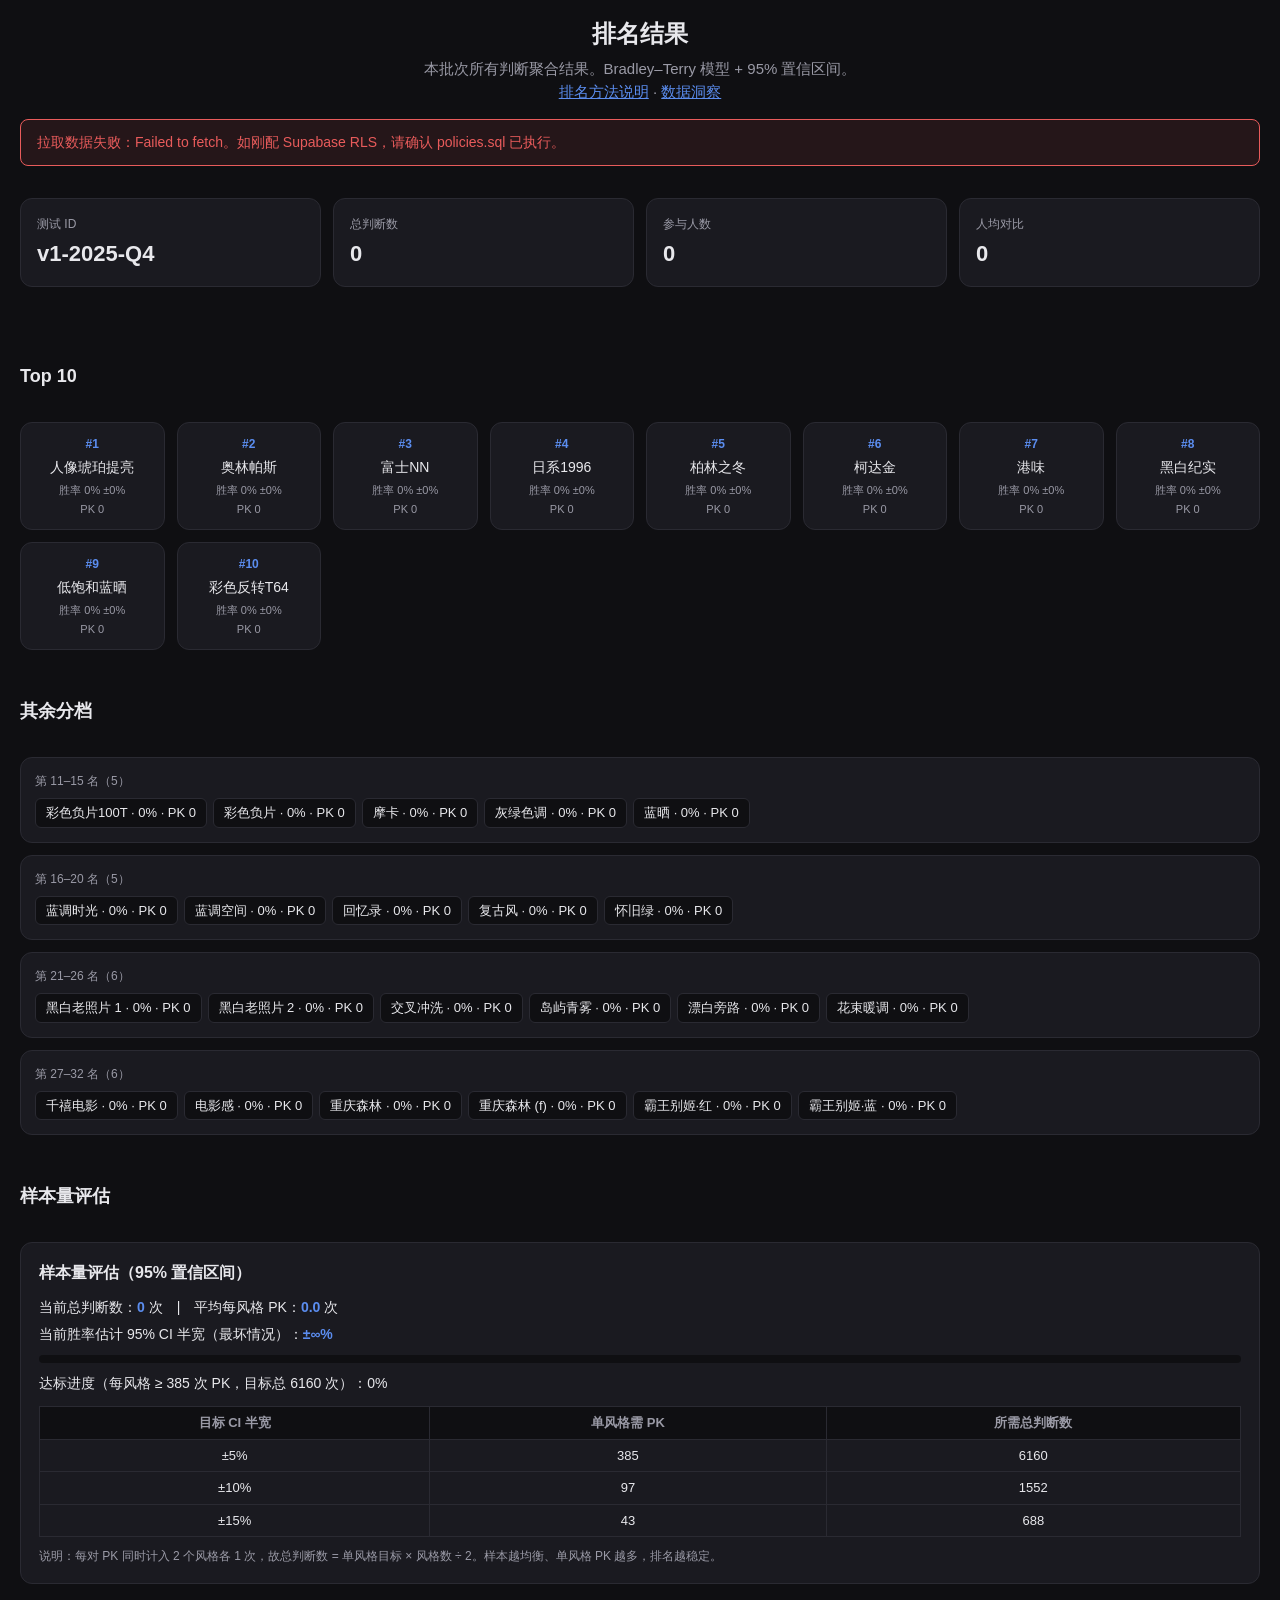
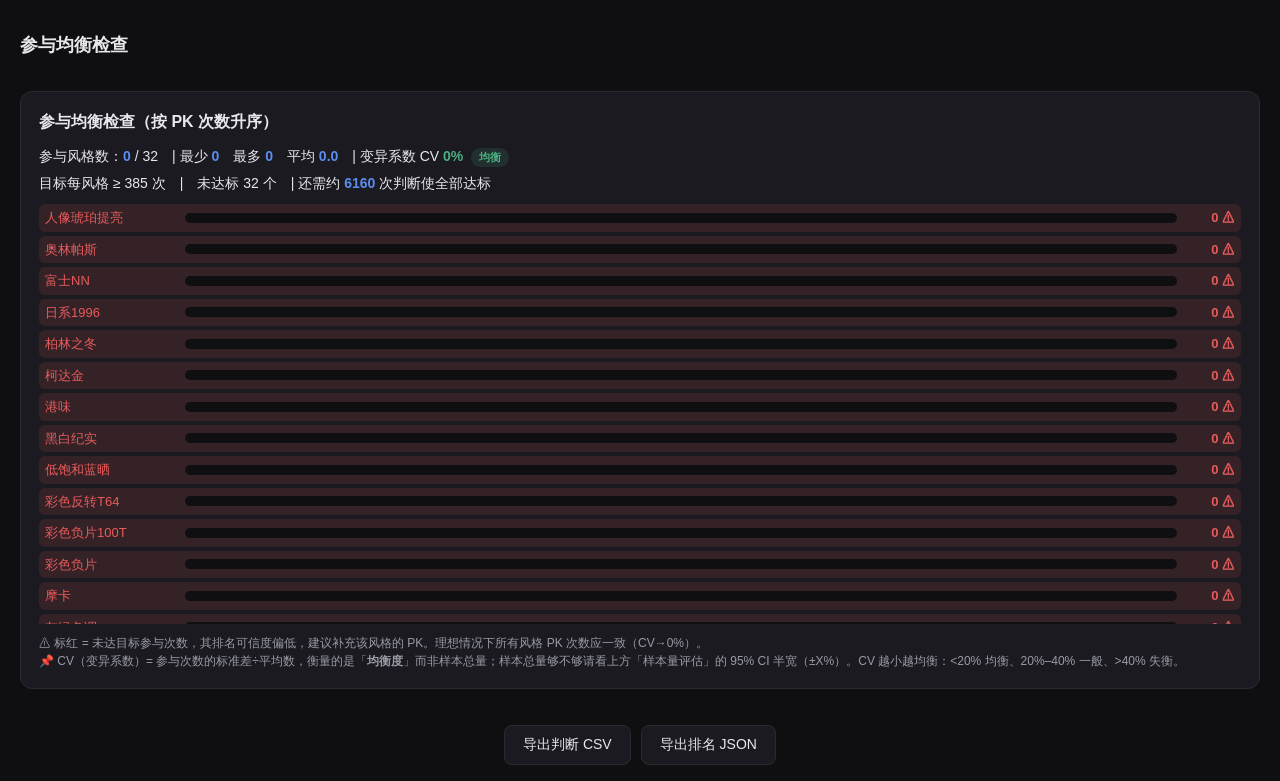
<file: result.html>
<!DOCTYPE html>
<html lang="zh-CN">
<head>
<meta charset="UTF-8">
<meta name="viewport" content="width=device-width, initial-scale=1">
<title>LUT 风格偏好调研 · 排名结果</title>
<link rel="stylesheet" href="css/styles.css">
</head>
<body class="result-page">
<div class="app">
  <header class="header">
    <h1>排名结果</h1>
    <p>本批次所有判断聚合结果。Bradley–Terry 模型 + 95% 置信区间。<br>
    <a href="method.html" target="_blank" rel="noopener">排名方法说明</a> · <a href="insights.html" target="_blank" rel="noopener">数据洞察</a></p>
  </header>

  <div id="err-banner" class="error-banner" style="display:none"></div>

  <div id="fallback-note" class="error-banner" style="display:none; background: rgba(91,141,239,0.1); border-color: var(--accent); color: var(--accent);">
    检测到循环偏好（A&gt;B&gt;C&gt;A），已切换到胜者图净胜场排名兜底。
  </div>

  <div class="result-summary">
    <div class="stat-card"><div class="label">测试 ID</div><div class="value" id="stat-test">—</div></div>
    <div class="stat-card"><div class="label">总判断数</div><div class="value" id="stat-total">—</div></div>
    <div class="stat-card"><div class="label">参与人数</div><div class="value" id="stat-voters">—</div></div>
    <div class="stat-card"><div class="label">人均对比</div><div class="value" id="stat-avg">—</div></div>
  </div>

  <h2 class="section-title">Top 10</h2>
  <div id="top10-grid" class="top10-grid"></div>

  <h2 class="section-title">其余分档</h2>
  <div id="tiers" class="tiers"></div>

  <h2 class="section-title">样本量评估</h2>
  <div id="sample-size" class="sample-size"></div>

  <h2 class="section-title">参与均衡检查</h2>
  <div id="balance-check" class="balance-check"></div>

  <div class="export-bar">
    <button id="btn-export-csv" class="btn">导出判断 CSV</button>
    <button id="btn-export-json" class="btn">导出排名 JSON</button>
  </div>
</div>

<script src="js/config.js"></script>
<script src="js/supabase.js"></script>
<script src="js/ranking.js"></script>
<script src="js/result.js"></script>
</body>
</html>
</file>
<file: css/styles.css>
/* ================================================================
   LUT 偏好排序测试 · 样式（自适应：手机不滚动，桌面大屏最大化）
   ================================================================ */

:root {
  --bg: #0f0f12;
  --surface: #1a1a20;
  --border: #2a2a32;
  --text: #e8e8ec;
  --text-dim: #9a9aa6;
  --accent: #5b8def;
  --accent-hover: #7aa3ff;
  --danger: #e85b5b;
  --radius: 12px;
  /* 顶部 header + 进度条 + 底部按钮的预留高度，由布局自动分配，这里只作安全间距参考 */
  --safe-top: env(safe-area-inset-top, 0px);
  --safe-bottom: env(safe-area-inset-bottom, 0px);
}

* { box-sizing: border-box; margin: 0; padding: 0; }

html, body {
  background: var(--bg);
  color: var(--text);
  font-family: -apple-system, BlinkMacSystemFont, 'PingFang SC', 'Hiragino Sans GB',
               'Microsoft YaHei', 'Segoe UI', Roboto, sans-serif;
  font-size: 16px;
  line-height: 1.5;
  -webkit-font-smoothing: antialiased;
}

/* 占满整屏，用 dvh 适配移动端地址栏伸缩；老浏览器回退 vh */
html, body { height: 100vh; height: 100dvh; }

body {
  overflow: hidden; /* 整页不滚动，全部内容适配一屏 */
}

/* 主容器：纵向 flex，占满视口，各区块按可用空间分配 */
.app {
  max-width: 1400px;
  margin: 0 auto;
  height: 100dvh;
  display: flex;
  flex-direction: column;
  padding: calc(16px + var(--safe-top)) 20px calc(16px + var(--safe-bottom));
  gap: 16px;
}

/* 结果页：内容超出一屏，允许整页滚动查看（覆盖测试页的 overflow:hidden/100dvh 锁） */
body.result-page {
  overflow-y: auto;
  -webkit-overflow-scrolling: touch;
}
body.result-page .app {
  height: auto;
  min-height: 100dvh;
}

/* ---------- 顶部 ---------- */
.header {
  text-align: center;
  flex: 0 0 auto;
}
.header h1 {
  font-size: clamp(18px, 2.2vw, 24px);
  font-weight: 600;
  margin-bottom: 6px;
}
.header p {
  color: var(--text-dim);
  font-size: clamp(13px, 1.4vw, 15px);
}
.header a, .header a:visited {
  color: var(--accent);
  text-decoration: underline;
}

/* ---------- 进度条 ---------- */
.progress {
  display: flex;
  align-items: center;
  gap: 12px;
  flex: 0 0 auto;
  font-size: 14px;
  color: var(--text-dim);
}
.progress-bar {
  flex: 1;
  height: 4px;
  background: var(--border);
  border-radius: 2px;
  overflow: hidden;
}
.progress-bar-fill {
  height: 100%;
  background: var(--accent);
  transition: width 0.3s ease;
}

/* ---------- 对比区（核心，撑满剩余高度） ---------- */
.compare {
  flex: 1 1 auto;
  min-height: 0;            /* 允许 flex 子项收缩，否则会撑破容器导致滚动 */
  display: grid;
  grid-template-rows: 1fr;
  grid-template-columns: 1fr 1fr;
  gap: 12px;
  touch-action: manipulation;   /* ④ 减少点击延迟，禁用双指缩放手势干扰 */
}
.compare-side {
  position: relative;
  min-height: 0;            /* 关键：让图片在限高容器内被 object-fit 裁切 */
  background: var(--surface);
  border: 2px solid transparent;
  border-radius: var(--radius);
  overflow: hidden;
  cursor: pointer;
  transition: border-color 0.15s ease, transform 0.1s ease;
  outline: none;
  padding: 0;
}
.compare-side:focus-visible,
.compare-side:hover {
  border-color: var(--accent);
}
.compare-side:active {
  transform: scale(0.98);
}
.compare-side img {
  width: 100%;
  height: 100%;
  object-fit: cover;        /* 限高容器内填满并裁切，避免溢出 */
  display: block;
  background: var(--surface);
  /* ① 微信 X5 内核：禁用图片拖拽/长按菜单，点击直接落到 button 上，避免"乱跳" */
  pointer-events: none;
  user-select: none;
  -webkit-user-select: none;
  -webkit-touch-callout: none;
}
.compare-side .placeholder {
  position: absolute;
  inset: 0;
  display: flex;
  align-items: center;
  justify-content: center;
  color: var(--text-dim);
  font-size: 14px;
}
.compare-side.loaded .placeholder { display: none; }

/* 底部操作：始终贴底可见，flex 0 0 auto 不参与拉伸 */
.compare-actions {
  flex: 0 0 auto;
  display: flex;
  gap: 8px;
  justify-content: center;
  margin-top: 4px;
}
.btn {
  appearance: none;
  border: 1px solid var(--border);
  background: var(--surface);
  color: var(--text);
  padding: 10px 18px;
  border-radius: 8px;
  font-size: 14px;
  cursor: pointer;
  transition: background 0.15s ease, border-color 0.15s ease;
  text-decoration: none;
  display: inline-block;
}
.btn:hover { background: var(--border); border-color: var(--accent); }
.btn-tie { color: var(--text-dim); }
.btn-skip { color: var(--text-dim); font-size: 13px; padding: 8px 14px; }

/* ---------- 致谢页 ---------- */
.done {
  flex: 1 1 auto;
  display: flex;
  flex-direction: column;
  align-items: center;
  justify-content: center;
  text-align: center;
  gap: 16px;
}
.done h2 {
  font-size: 24px;
  font-weight: 600;
}
.done p {
  color: var(--text-dim);
}
.done-actions {
  display: flex;
  gap: 12px;
  flex-wrap: wrap;
  justify-content: center;
}

/* ---------- 结果页（不受影响，保持原样） ---------- */
.result-summary {
  display: grid;
  grid-template-columns: repeat(auto-fit, minmax(200px, 1fr));
  gap: 12px;
  margin-bottom: 28px;
}
.stat-card {
  background: var(--surface);
  border: 1px solid var(--border);
  border-radius: var(--radius);
  padding: 16px;
}
.stat-card .label { color: var(--text-dim); font-size: 12px; margin-bottom: 4px; }
.stat-card .value { font-size: 22px; font-weight: 600; }

.section-title {
  font-size: 18px;
  margin: 32px 0 16px;
  font-weight: 600;
}

.top10-grid {
  display: grid;
  grid-template-columns: repeat(auto-fill, minmax(140px, 1fr));
  gap: 12px;
}
.top10-cell {
  background: var(--surface);
  border: 1px solid var(--border);
  border-radius: var(--radius);
  padding: 12px;
  text-align: center;
}
.top10-cell .rank {
  font-size: 12px;
  color: var(--accent);
  font-weight: 600;
  margin-bottom: 4px;
}
.top10-cell .name { font-size: 14px; font-weight: 500; }
.top10-cell .score { font-size: 11px; color: var(--text-dim); margin-top: 4px; }

.tiers {
  display: flex;
  flex-direction: column;
  gap: 12px;
}
.tier {
  background: var(--surface);
  border: 1px solid var(--border);
  border-radius: var(--radius);
  padding: 14px;
}
.tier-label {
  font-size: 12px;
  color: var(--text-dim);
  margin-bottom: 8px;
}
.tier-list {
  display: flex;
  flex-wrap: wrap;
  gap: 6px;
}
.tier-chip {
  background: var(--bg);
  border: 1px solid var(--border);
  padding: 4px 10px;
  border-radius: 6px;
  font-size: 13px;
}

/* Top10 / 分档里的 PK 次数标注 */
.top10-cell .pk {
  font-size: 11px;
  color: var(--text-dim);
  margin-top: 2px;
}

/* ---------- 样本量评估 ---------- */
.sample-size, .balance-check {
  background: var(--surface);
  border: 1px solid var(--border);
  border-radius: var(--radius);
  padding: 18px;
}
.sample-size h3, .balance-check h3 {
  font-size: 16px;
  margin-bottom: 12px;
  font-weight: 600;
}
.ss-line { font-size: 14px; margin: 6px 0; line-height: 1.5; }
.ss-line b { color: var(--accent); }
.ss-progress {
  height: 8px;
  background: var(--bg);
  border-radius: 6px;
  overflow: hidden;
  margin: 10px 0;
}
.ss-progress-fill {
  height: 100%;
  background: linear-gradient(90deg, var(--accent), #5b8def);
  border-radius: 6px;
  transition: width .3s;
}
.ss-table {
  width: 100%;
  border-collapse: collapse;
  margin-top: 12px;
  font-size: 13px;
}
.ss-table th, .ss-table td {
  border: 1px solid var(--border);
  padding: 6px 10px;
  text-align: center;
}
.ss-table th { background: var(--bg); color: var(--text-dim); font-weight: 600; }
.ss-hint { font-size: 12px; color: var(--text-dim); margin-top: 10px; line-height: 1.5; }

/* ---------- 参与均衡检查（按 PK 次数排序 + 条形可视化） ---------- */
.bal-list {
  display: flex;
  flex-direction: column;
  gap: 4px;
  margin-top: 10px;
  max-height: 420px;
  overflow-y: auto;
}
.bal-row {
  display: flex;
  align-items: center;
  gap: 10px;
  padding: 4px 6px;
  border-radius: 6px;
  font-size: 13px;
}
.bal-row.bal-low {
  background: rgba(232, 91, 91, 0.12);
  color: var(--danger);
}
.bal-name {
  flex: 0 0 130px;
  white-space: nowrap;
  overflow: hidden;
  text-overflow: ellipsis;
}
.bal-bar {
  flex: 1;
  height: 10px;
  background: var(--bg);
  border-radius: 6px;
  overflow: hidden;
}
.bal-bar-fill {
  display: block;
  height: 100%;
  background: var(--accent);
  border-radius: 6px;
}
.bal-low .bal-bar-fill { background: var(--danger); }

/* CV 颜色标签：均衡(绿) / 一般(黄) / 失衡(红) */
.cv-good { color: #4caf82 !important; }
.cv-ok   { color: #d9a441 !important; }
.cv-bad  { color: var(--danger) !important; }
.cv-tag {
  display: inline-block;
  padding: 1px 8px;
  border-radius: 10px;
  font-size: 11px;
  font-weight: 600;
  vertical-align: middle;
  margin-left: 4px;
}
.cv-tag.cv-good { background: rgba(76, 175, 130, 0.15); }
.cv-tag.cv-ok   { background: rgba(217, 164, 65, 0.15); }
.cv-tag.cv-bad  { background: rgba(232, 91, 91, 0.15); }
.bal-n {
  flex: 0 0 48px;
  text-align: right;
  font-variant-numeric: tabular-nums;
  font-weight: 600;
}

/* ---------- 导出栏 ---------- */
.export-bar {
  display: flex;
  gap: 10px;
  flex-wrap: wrap;
  justify-content: center;
  margin-top: 20px;
}

/* ---------- 样本量表格溢出保护 ---------- */
.sample-size { overflow-x: auto; }

/* ---------- 结果页移动端 ---------- */
@media (max-width: 640px) {
  .result-summary {
    grid-template-columns: repeat(auto-fit, minmax(150px, 1fr));
  }
  .stat-card { padding: 12px; }
  .stat-card .value { font-size: 18px; }
  .section-title { font-size: 16px; margin: 24px 0 12px; }
  .top10-grid {
    grid-template-columns: repeat(auto-fill, minmax(110px, 1fr));
    gap: 8px;
  }
  .top10-cell { padding: 10px; }
  .top10-cell .name { font-size: 13px; }
  .tier-chip { font-size: 12px; padding: 3px 8px; }
  .ss-table { font-size: 12px; }
  .ss-table th, .ss-table td { padding: 4px 6px; }
  .btn { padding: 8px 14px; font-size: 13px; }
  .error-banner { font-size: 13px; padding: 10px 12px; }
}

@media (max-width: 720px) {
  .bal-name { flex-basis: 96px; }
}

/* ---------- 移动端（竖屏窄屏）：两张图上下排，仍在一屏内 ---------- */
@media (max-width: 720px) {
  .app { padding: calc(12px + var(--safe-top)) 12px calc(12px + var(--safe-bottom)); gap: 12px; }
  .header h1 { font-size: 18px; }
  .header p { font-size: 13px; }
  .compare {
    grid-template-columns: 1fr;
    grid-template-rows: 1fr 1fr;   /* 上下平分高度 */
    gap: 8px;
  }
}

/* ---------- 错误状态 ---------- */
.error-banner {
  background: rgba(232, 91, 91, 0.1);
  border: 1px solid var(--danger);
  color: var(--danger);
  padding: 12px 16px;
  border-radius: 8px;
  margin-bottom: 16px;
  font-size: 14px;
}
</file>
